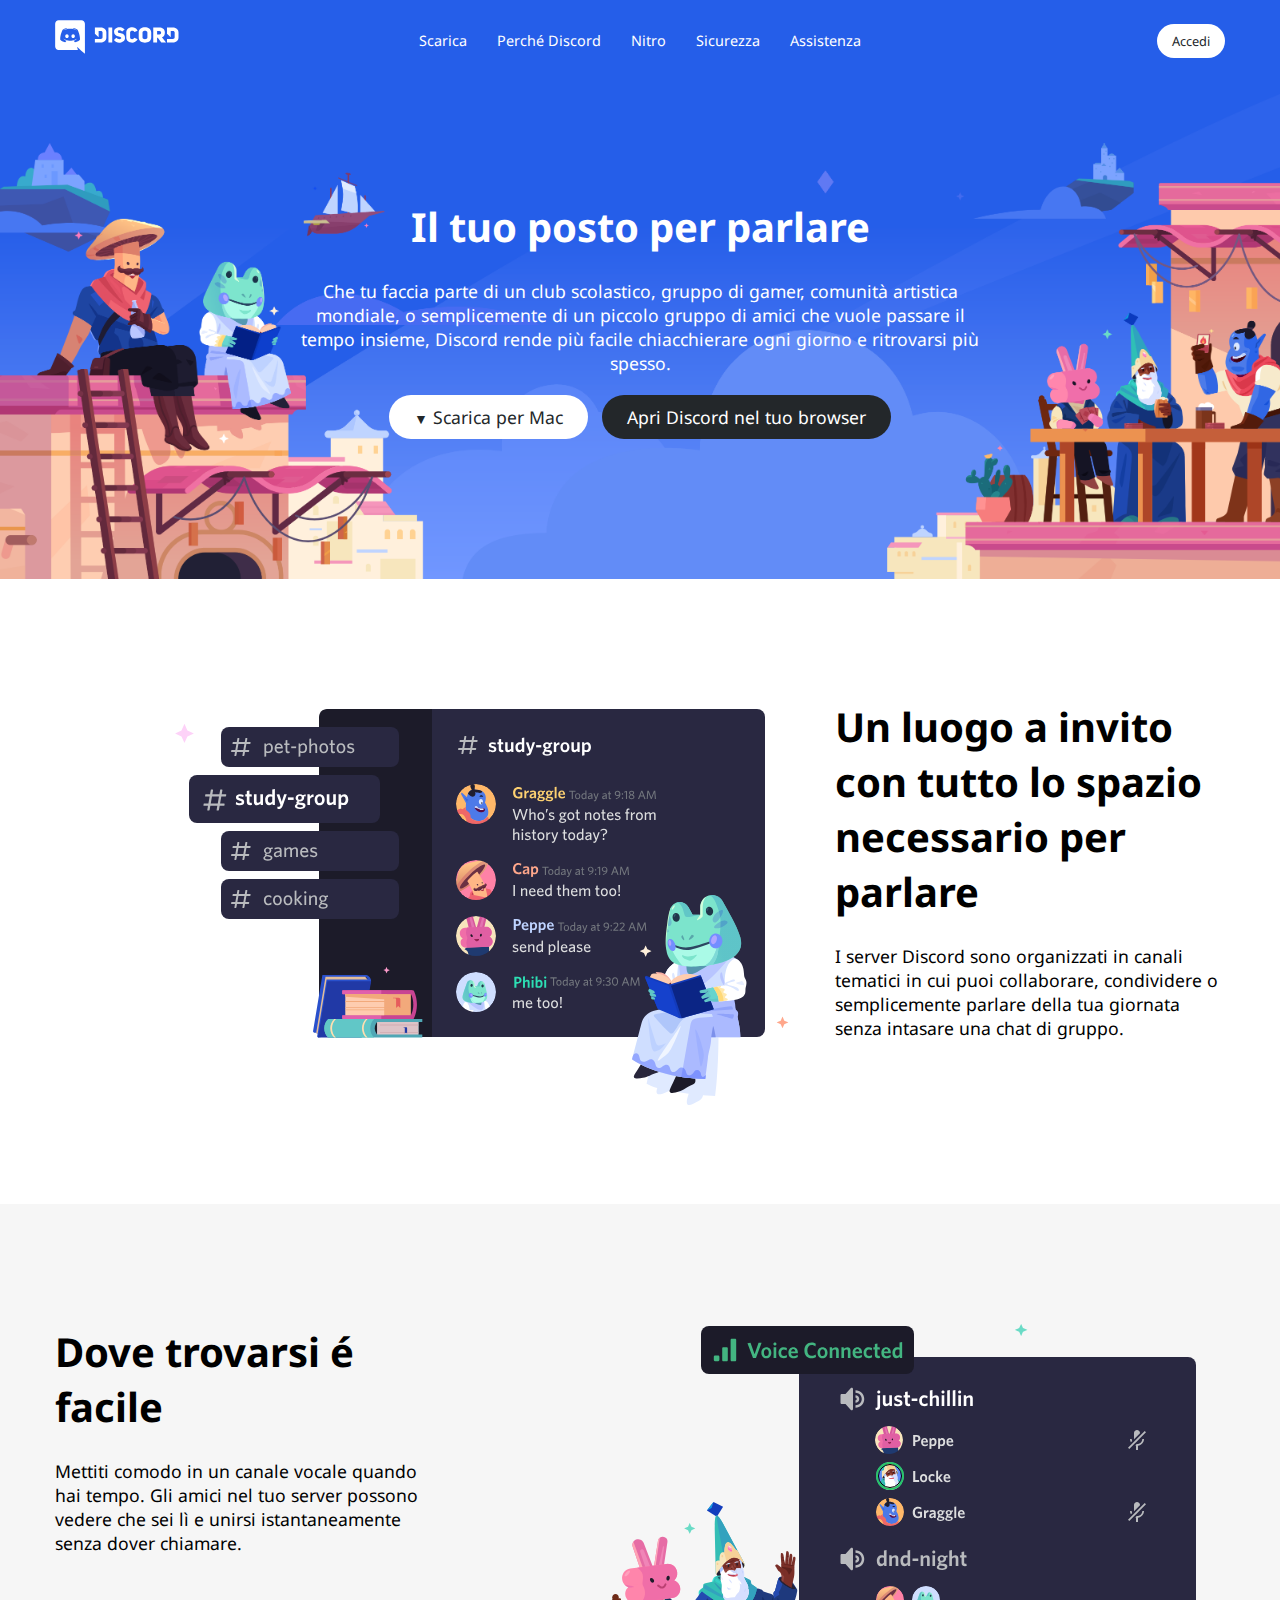
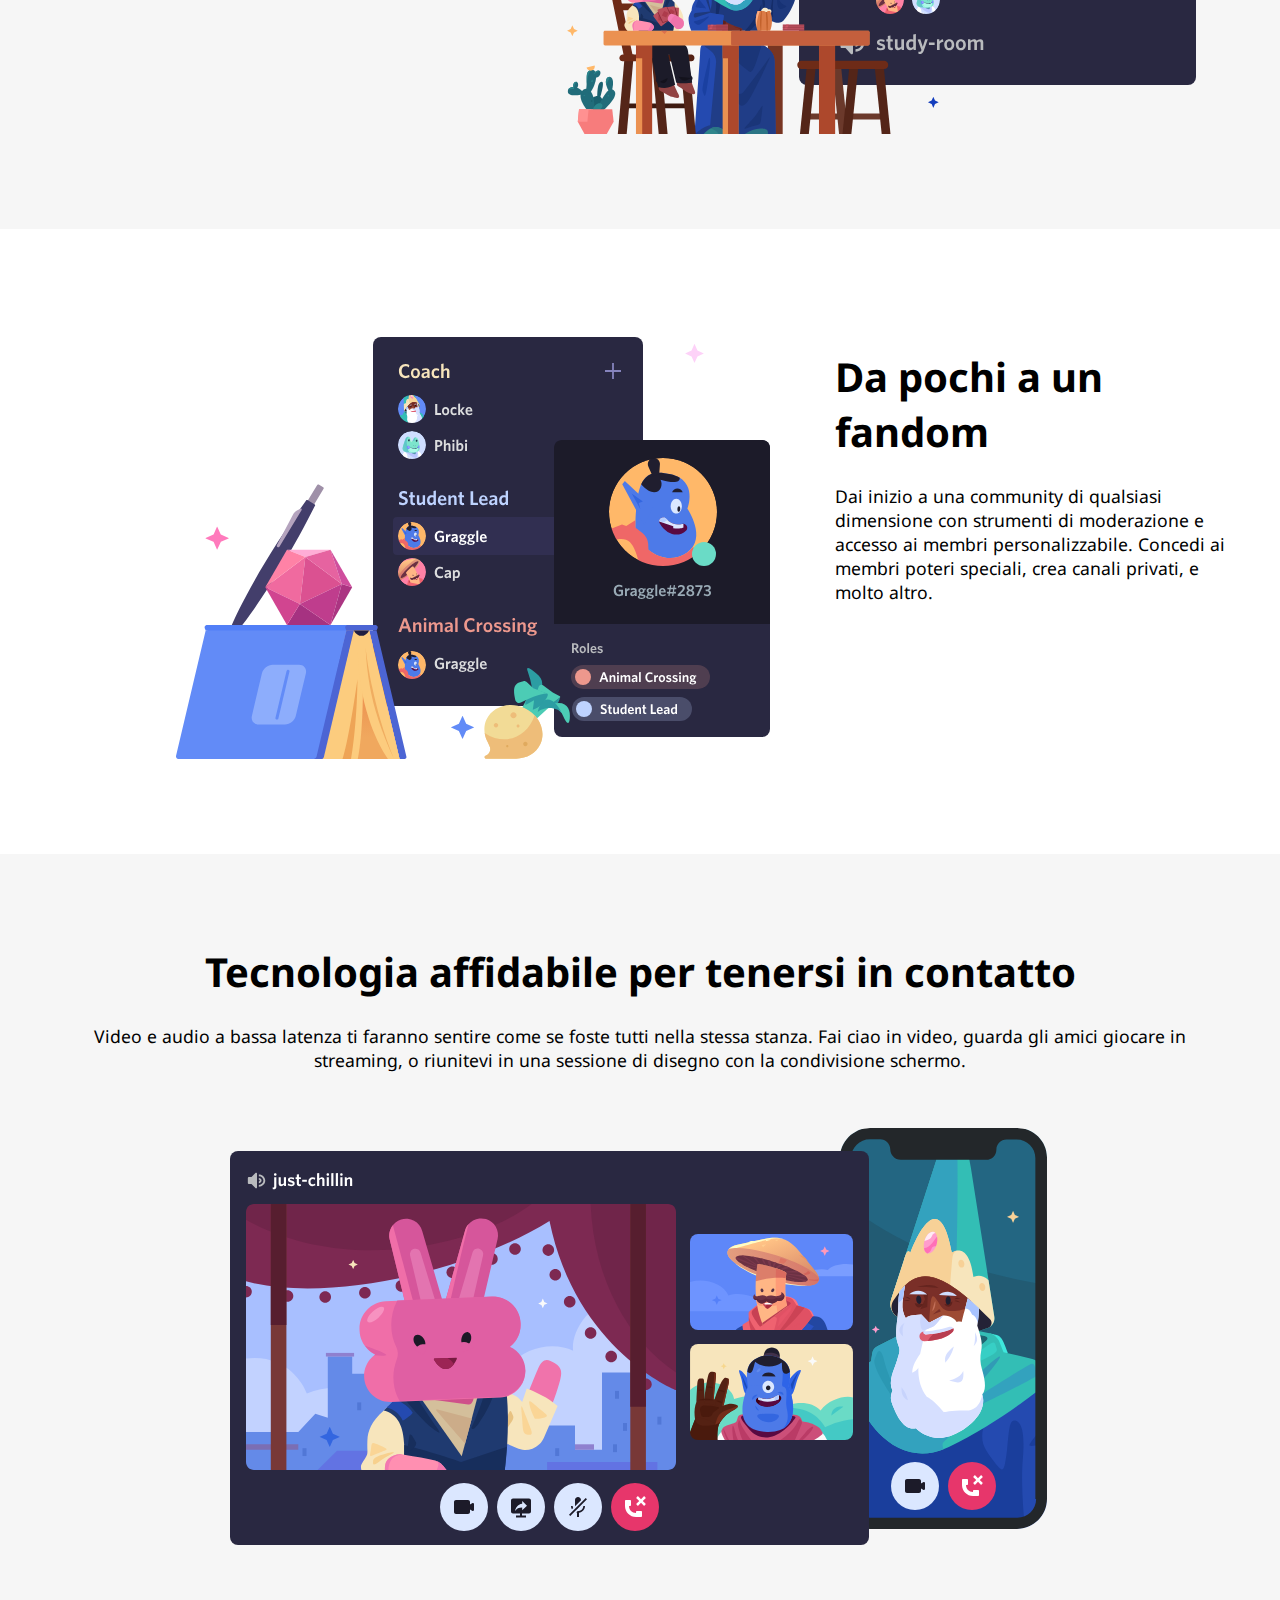
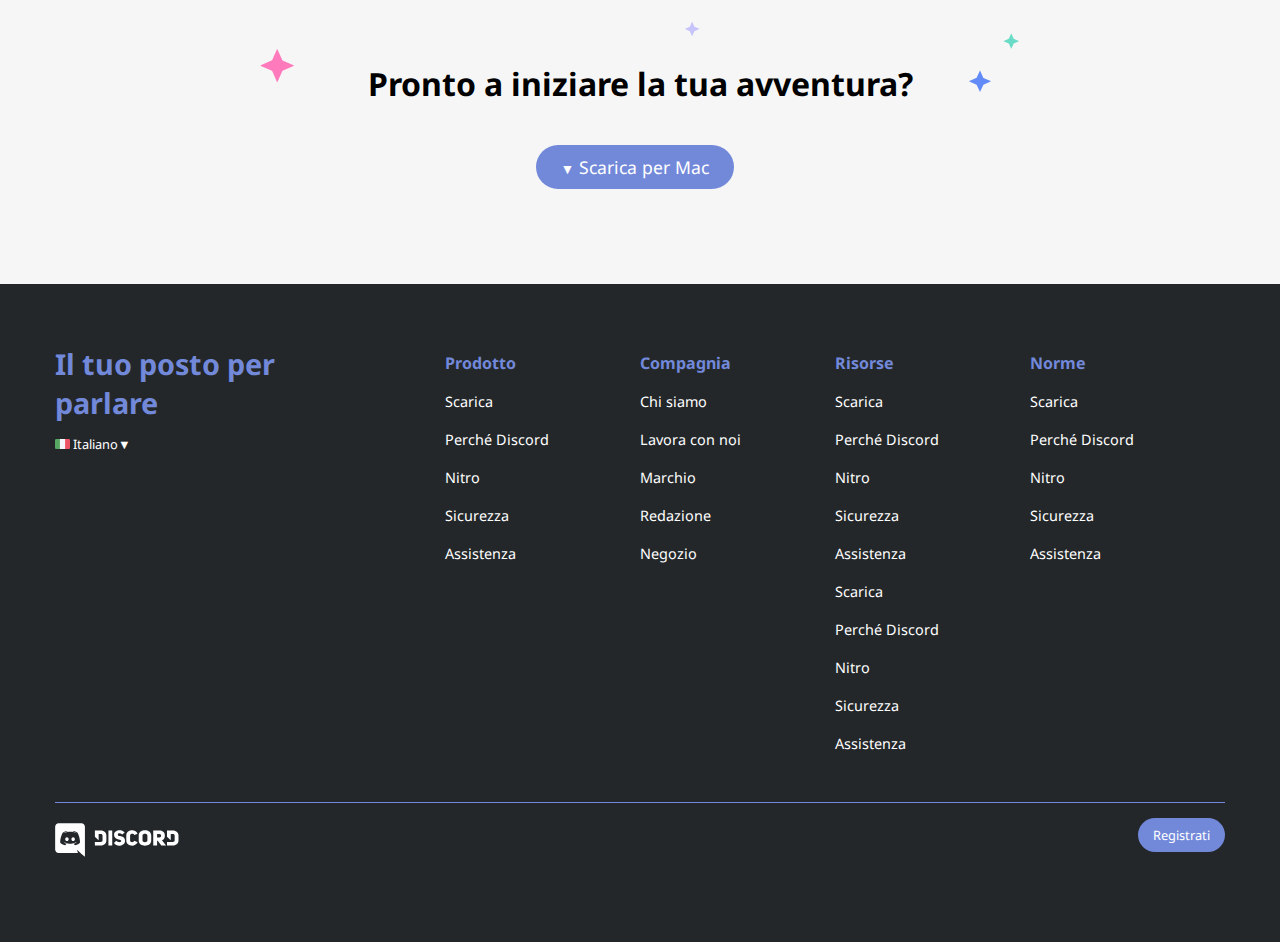
<file: index.html>
<!DOCTYPE html>
<html lang="en">
<head>
    <meta charset="UTF-8">
    <meta http-equiv="X-UA-Compatible" content="IE=edge">
    <meta name="viewport" content="width=device-width, initial-scale=1.0">

    <!-- Google Fonts -->
    <link rel="preconnect" href="https://fonts.googleapis.com">
    <link rel="preconnect" href="https://fonts.gstatic.com" crossorigin>
    <link href="https://fonts.googleapis.com/css2?family=Noto+Sans:wght@400;500;700&display=swap" rel="stylesheet">

    <!-- Font Awesome -->
     <link rel="stylesheet" href="https://cdnjs.cloudflare.com/ajax/libs/font-awesome/6.2.1/css/all.min.css" integrity="sha512-MV7K8+y+gLIBoVD59lQIYicR65iaqukzvf/nwasF0nqhPay5w/9lJmVM2hMDcnK1OnMGCdVK+iQrJ7lzPJQd1w==" crossorigin="anonymous" referrerpolicy="no-referrer" />

    <link rel="stylesheet" href="css/master.css">

    <title>Discord</title>
</head>
    <body>
        
        <!-- HEADER -->
        <header>
            <!-- Navbar -->
            <div class="navbar">
                <div class="row">
                    <div class="logo">
                        <img src="./img/logo.svg" alt="Discord Logo">
                    </div>
                    <nav class="navbar-nav">
                        <ul>
                            <li><a href="#">Scarica</a></li>
                            <li><a href="#">Perché Discord</a></li>
                            <li><a href="#">Nitro</a></li>
                            <li><a href="#">Sicurezza</a></li>
                            <li><a href="#">Assistenza</a></li>
                        </ul>
                    </nav>

                    <div class="login">
                        <a href="#" class="btn btn-light">Accedi</a>
                    </div>
                </div>
            </div>
            <!-- End Navbar -->

            <!-- JUMBOTRON -->
            <div class="jumbotron" id="hero-section">
                <div class="row v-spacing">
                    <div class="jumbotron-container">
                        <h1 class="heading-1 text-light">Il tuo posto per parlare</h1>
                        <p class="text-light">Che tu faccia parte di un club scolastico, gruppo di gamer, comunità artistica mondiale, o semplicemente di un piccolo gruppo di amici che vuole passare il tempo insieme, Discord rende più facile chiacchierare ogni giorno e ritrovarsi più spesso.</p>
                        <div class="jumbotron-cta">
                            <a href="#" class="btn btn-lg btn-light margin-dx-2 icn-down-arrow">Scarica per Mac</a>
                            <a href="#" class="btn btn-lg btn-dark">Apri Discord nel tuo browser</a>
                        </div>
                    </div>
                </div>
            </div>
            <!-- End JUMBOTRON -->
        </header>
        <!-- END HEADER -->
            
        <!-- MAIN -->
        <main>

            <!-- SECTION #1 -->
            <section>
                <div class="row v-spacing">
                    <div class="col-4x text-right">
                        <img src="./img/item1.svg"  alt="Discord GUI" >
                    </div>
                    <div class="col-2x col-fix">
                        <h2 class="heading-1">Un luogo a invito con tutto lo spazio necessario per parlare</h2>
                        <p>I server Discord sono organizzati in canali tematici in cui puoi collaborare, condividere o semplicemente parlare della tua giornata senza intasare una chat di gruppo.</p>
                    </div>
                </div>
            </section>
            <!-- End SECTION #1 -->

            <!-- SECTION #2 -->
            <section class="bg-grey">
                <div class="row v-spacing">
                    <div class="col-2x col-fix">
                        <h2 class="heading-1">Dove trovarsi é facile</h2>
                        <p>Mettiti comodo in un canale vocale quando hai tempo. Gli amici nel tuo server possono vedere che sei lì e unirsi istantaneamente senza dover chiamare.</p>
                    </div>
                    <div class="col-4x text-right">
                        <img src="./img/item2.svg"  alt="Discord GUI">
                    </div>
                </div>
            </section>
            <!-- End SECTION #2 -->

             <!-- SECTION #3 -->
             <section>
                <div class="row v-spacing">
                    <div class="col-4x text-right">
                        <img src="./img/item3.svg"  alt="Discord GUI" >
                    </div>
                    <div class="col-2x col-fix">
                        <h2 class="heading-1">Da pochi a un fandom</h2>
                        <p>Dai inizio a una community di qualsiasi dimensione con strumenti di moderazione e accesso ai membri personalizzabile. Concedi ai membri poteri speciali, crea canali privati, e molto altro.</p>
                    </div>
                </div>
            </section>
            <!-- End SECTION #3 -->

             <!-- SECTION #4 -->
             <section class="bg-grey">
                <div class="block-row v-spacing">
                    <div class="block-container text-center">
                        <h2 class="heading-1">Tecnologia affidabile per tenersi in contatto</h2>
                        <p>Video e audio a bassa latenza ti faranno sentire come se foste tutti nella stessa stanza. Fai ciao in video, guarda gli amici giocare in streaming, o riunitevi in una sessione di disegno con la condivisione schermo.</p>
                        <img src="./img/item4-big.svg" alt="Item Big">
                        <div class="section-cta margin-y-3">
                            <div id="starred-bg">
                                <h3 class="heading-2">Pronto a iniziare la tua avventura?</h3>
                            </div>
                            <a href="#" class="btn btn-lg btn-blue margin-dx-2 icn-down-arrow">Scarica per Mac</a>
                        </div>
                    </div>
                </div>
            </section>
            <!-- End SECTION #4 -->

        </main>
        <!-- END MAIN -->

        <footer class="bg-dark">

            <!-- FOOTER MENU -->
            <div class="footer-menu">
                <div class="row">
                    <div class="col-2x padding-dx-max">
                        <h2 class="footer-title text-blue">Il tuo posto per parlare</h2>
                        <div class="lang-selection margin-y-2">
                            <a href="#" class="lang-dropdown"><img src="./img/ita.png" alt="Italiano" class="flag"> Italiano</a>
                        </div>
                        <div class="social-icons">
                            <a href=""><i class="fa-brands fa-twitter"></i></a>
                            <a href=""><i class="fa-brands fa-instagram"></i></a>
                            <a href=""><i class="fa-brands fa-square-facebook"></i></a>
                            <a href=""><i class="fa-brands fa-youtube"></i></a>
                        </div>
                    </div>
                    <nav class="col-1x footer-nav">
                        <ul>
                            <li class="footer-nav-title text-blue">Prodotto</li>
                            <li class="footer-nav-a"><a href="#">Scarica</a></li>
                            <li class="footer-nav-a"><a href="#">Perché Discord</a></li>
                            <li class="footer-nav-a"><a href="#">Nitro</a></li>
                            <li class="footer-nav-a"><a href="#">Sicurezza</a></li>
                            <li class="footer-nav-a"><a href="#">Assistenza</a></li>
                        </ul>
                    </nav>
                    <nav class="col-1x footer-nav">
                        <ul>
                            <li class="footer-nav-title text-blue">Compagnia</li>
                            <li class="footer-nav-a"><a href="#">Chi siamo</a></li>
                            <li class="footer-nav-a"><a href="#">Lavora con noi</a></li>
                            <li class="footer-nav-a"><a href="#">Marchio</a></li>
                            <li class="footer-nav-a"><a href="#">Redazione</a></li>
                            <li class="footer-nav-a"><a href="#">Negozio</a></li>
                        </ul>
                    </nav>
                    <nav class="col-1x footer-nav">
                        <ul>
                            <li class="footer-nav-title text-blue">Risorse</li>
                            <li class="footer-nav-a"><a href="#">Scarica</a></li>
                            <li class="footer-nav-a"><a href="#">Perché Discord</a></li>
                            <li class="footer-nav-a"><a href="#">Nitro</a></li>
                            <li class="footer-nav-a"><a href="#">Sicurezza</a></li>
                            <li class="footer-nav-a"><a href="#">Assistenza</a></li>
                            <li class="footer-nav-a"><a href="#">Scarica</a></li>
                            <li class="footer-nav-a"><a href="#">Perché Discord</a></li>
                            <li class="footer-nav-a"><a href="#">Nitro</a></li>
                            <li class="footer-nav-a"><a href="#">Sicurezza</a></li>
                            <li class="footer-nav-a"><a href="#">Assistenza</a></li>
                        </ul>
                    </nav>
                    <nav class="col-1x footer-nav">
                        <ul>
                            <li class="footer-nav-title text-blue">Norme</li>
                            <li class="footer-nav-a"><a href="#">Scarica</a></li>
                            <li class="footer-nav-a"><a href="#">Perché Discord</a></li>
                            <li class="footer-nav-a"><a href="#">Nitro</a></li>
                            <li class="footer-nav-a"><a href="#">Sicurezza</a></li>
                            <li class="footer-nav-a"><a href="#">Assistenza</a></li>
                        </ul>
                    </nav>
                </div>
            </div>
            <!-- End FOOTER MENU -->

            <!-- BOTTOM SECTION -->
            <div class="footer-bottom">
                <div class="row">
                    <div class="col-1x">
                        <img src="./img/logo.svg" alt="Discord Logo">
                    </div>
                    <div class="col-1x text-right">
                        <a href="#" class="btn btn-blue">Registrati</a>
                    </div>
                </div>
            </div>
            <!-- End BOTTOM SECTION -->
            
        </footer>

    </body>
</html>
</file>
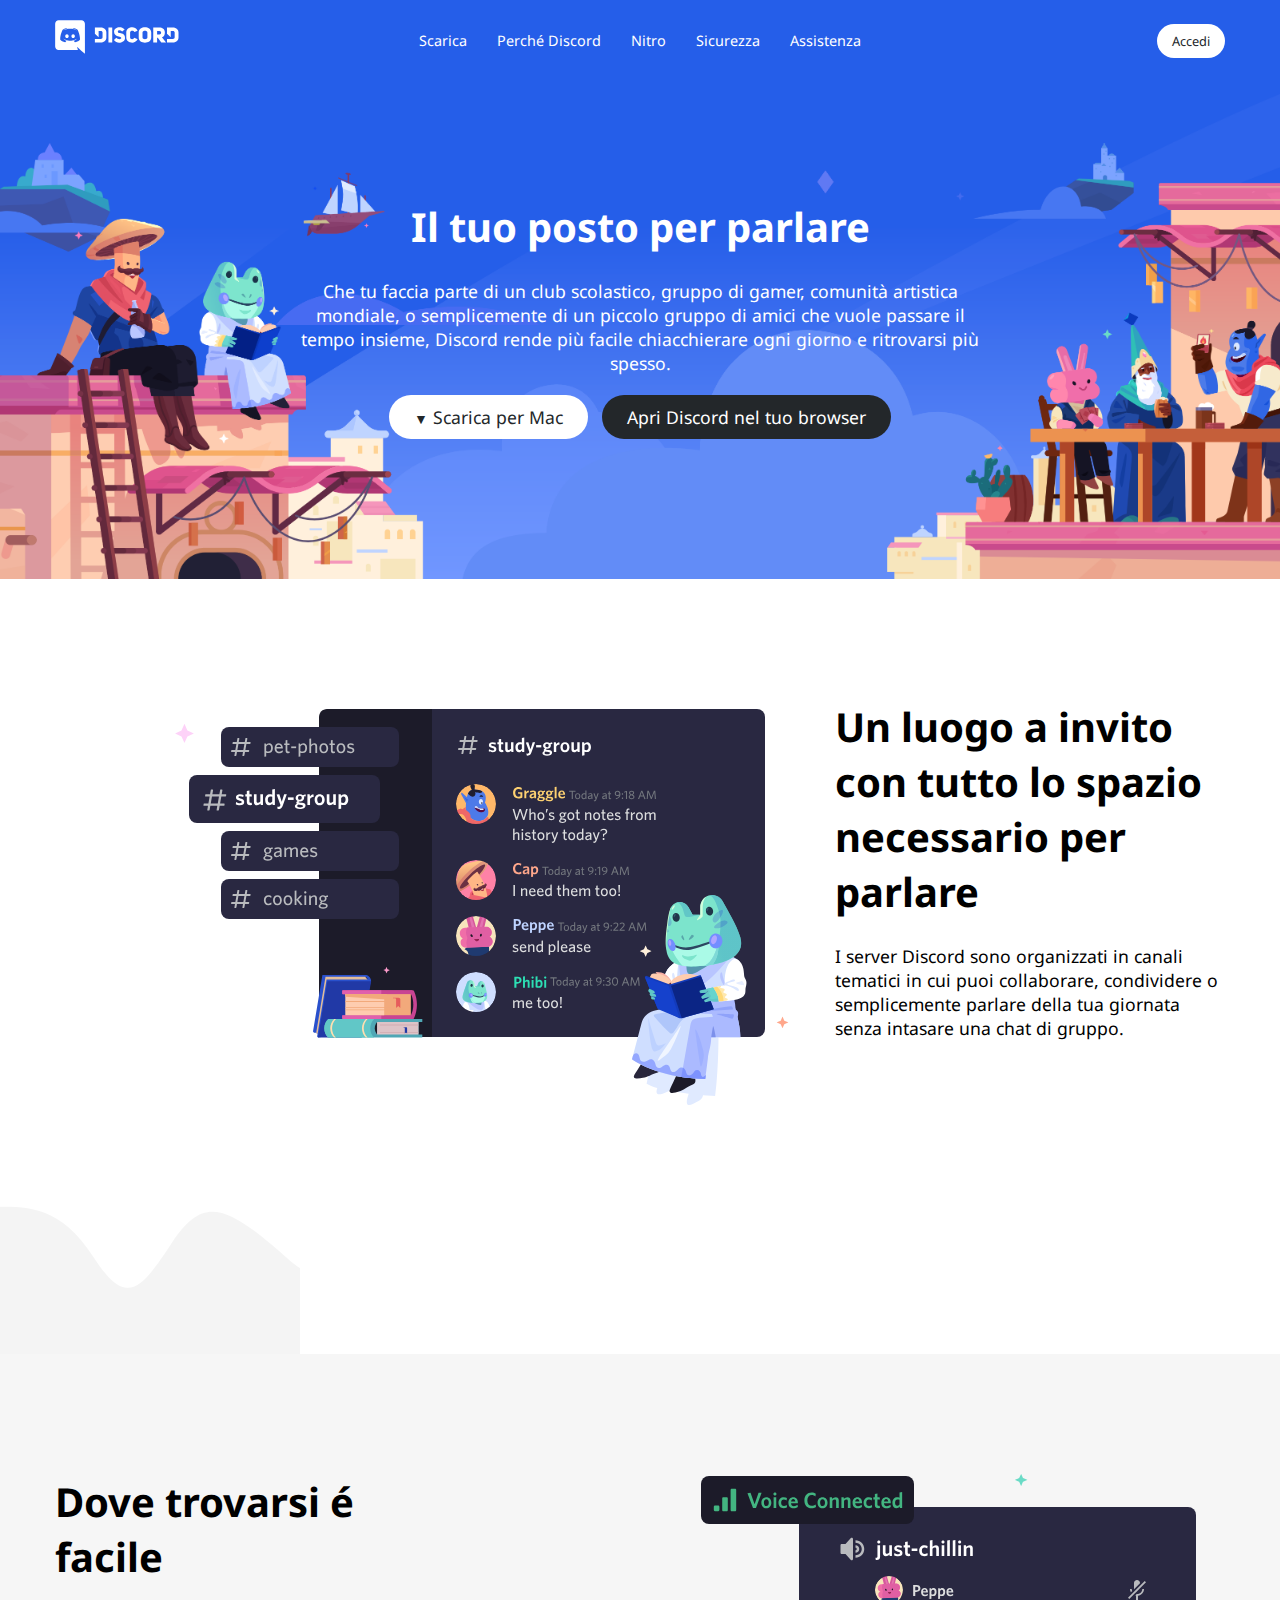
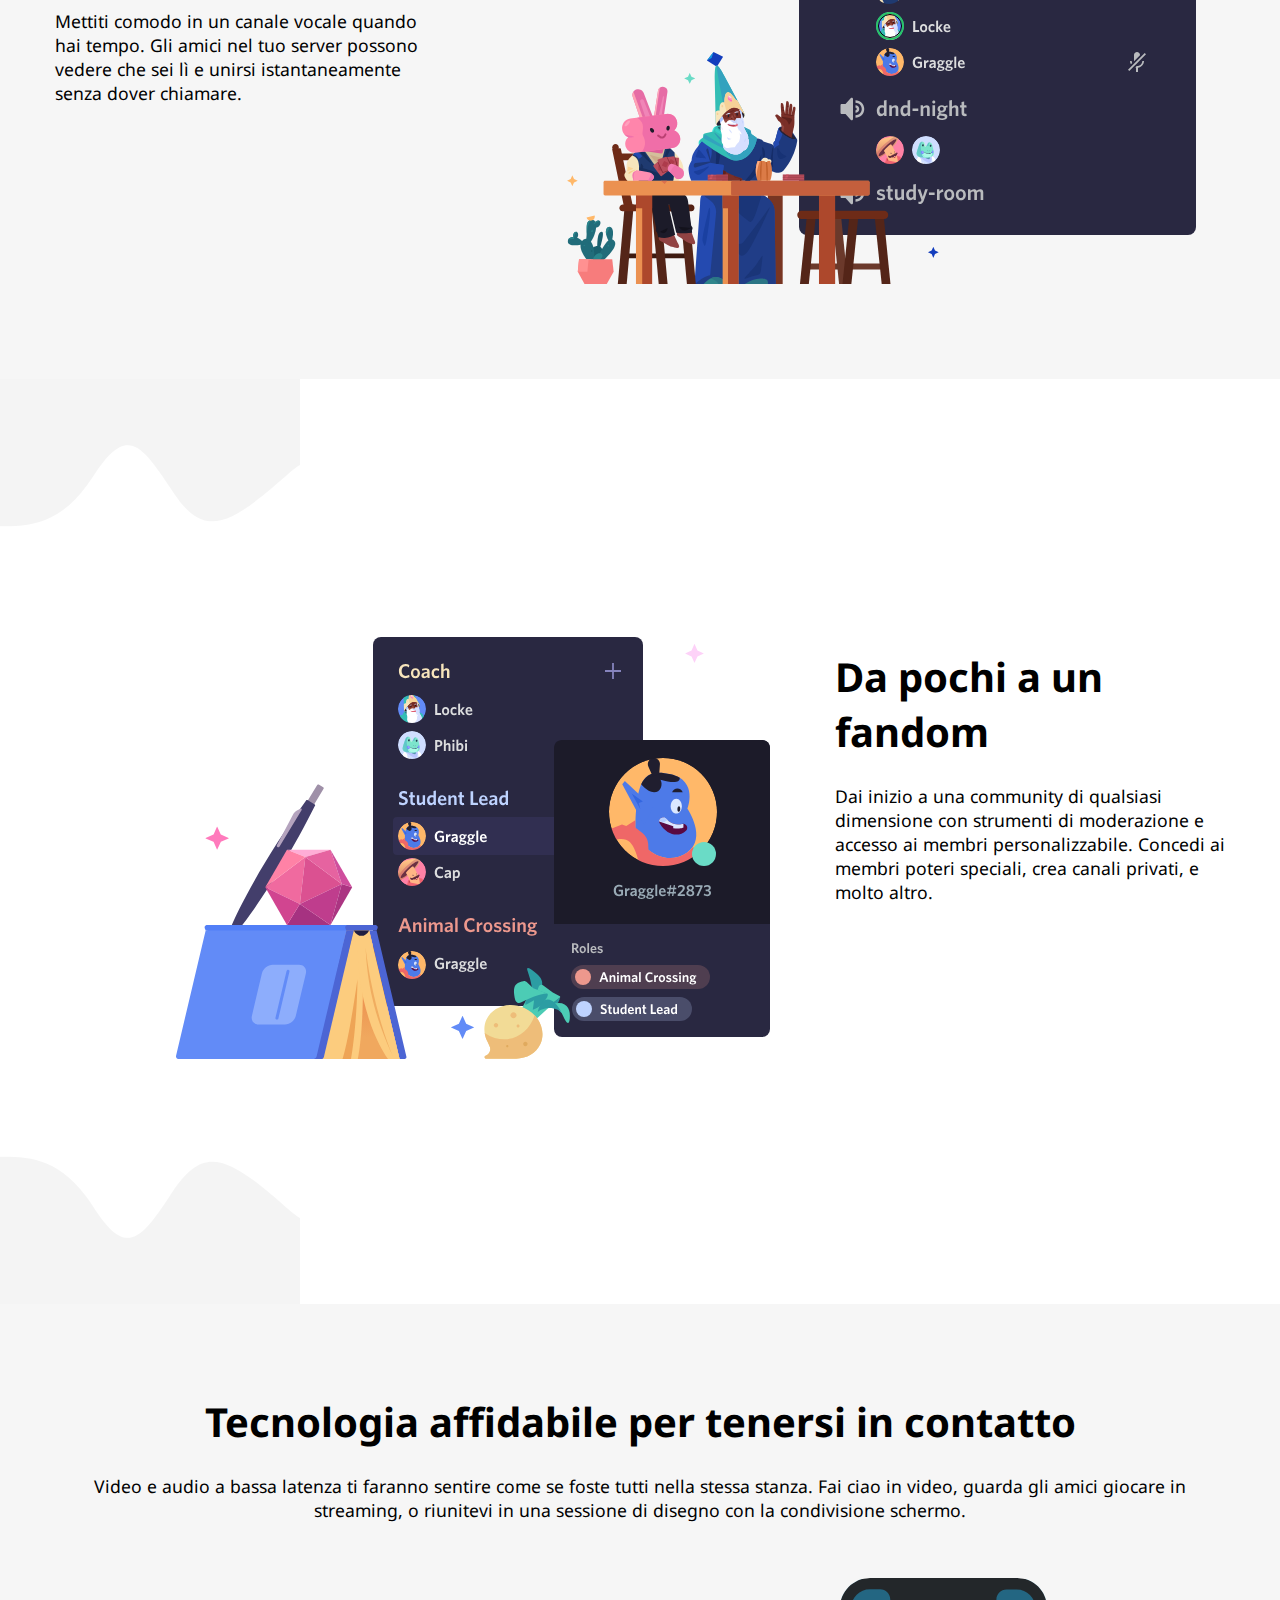
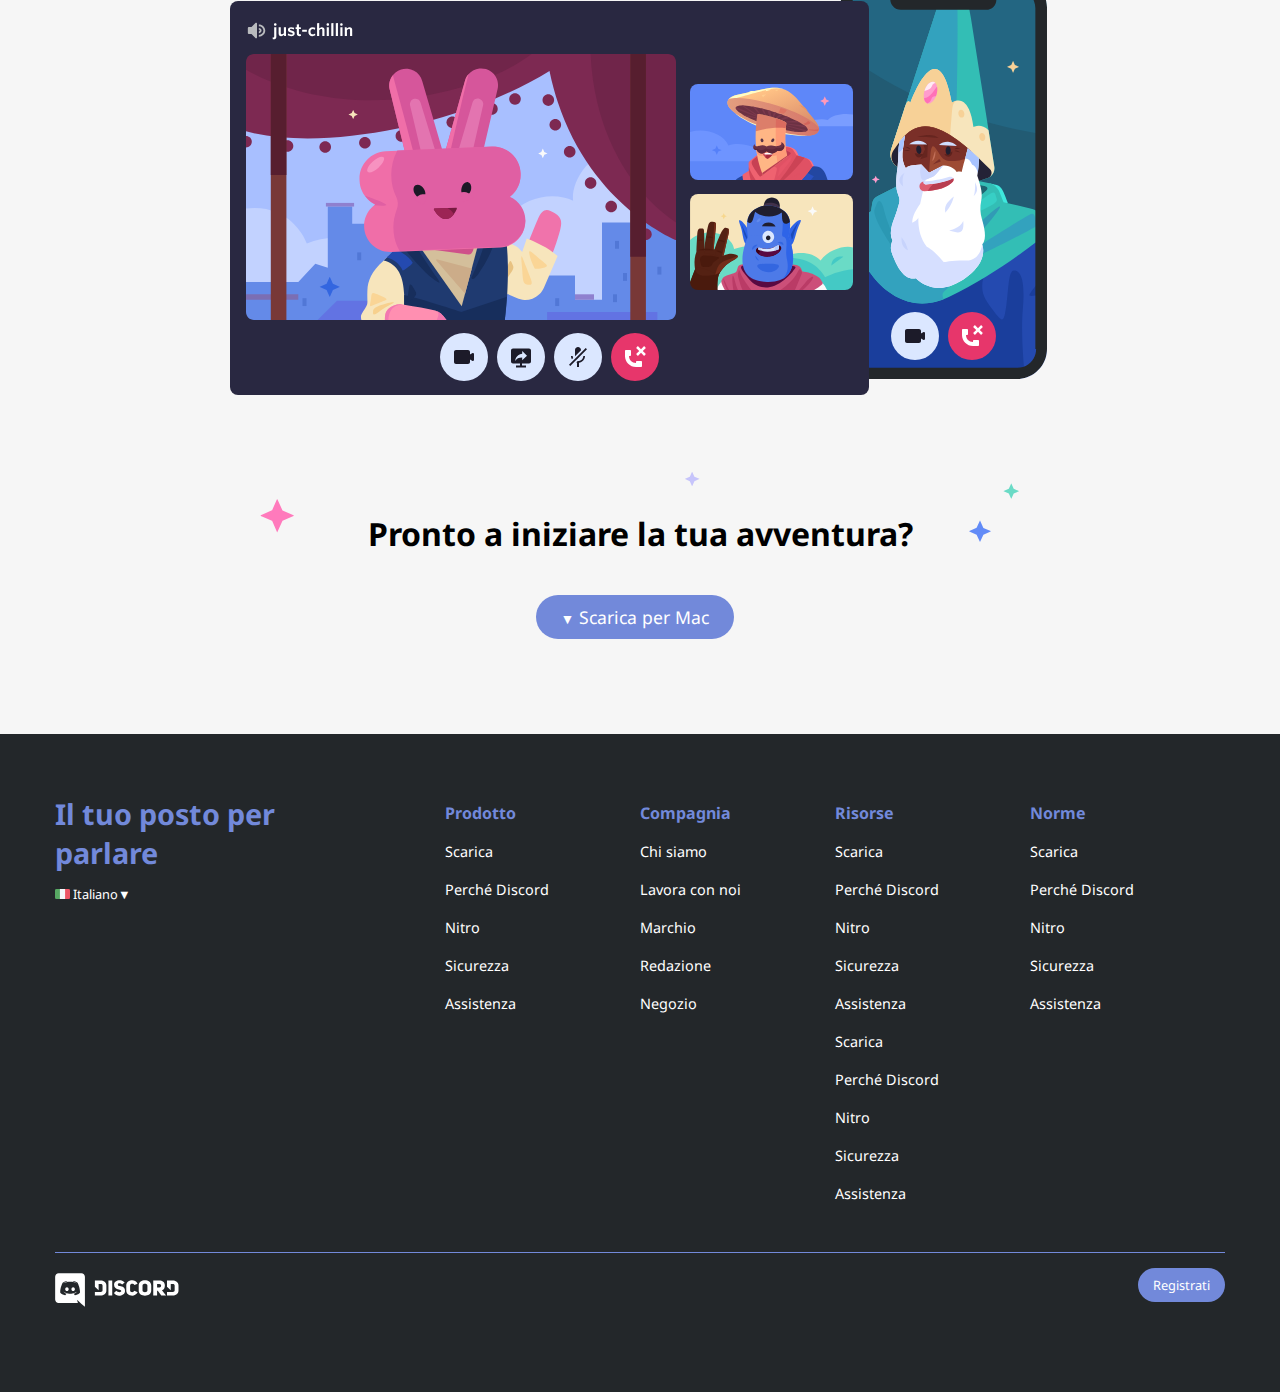
<file: bonus/index.html>
<!DOCTYPE html>
<html lang="en">
<head>
    <meta charset="UTF-8">
    <meta http-equiv="X-UA-Compatible" content="IE=edge">
    <meta name="viewport" content="width=device-width, initial-scale=1.0">

    <!-- Google Fonts -->
    <link rel="preconnect" href="https://fonts.googleapis.com">
    <link rel="preconnect" href="https://fonts.gstatic.com" crossorigin>
    <link href="https://fonts.googleapis.com/css2?family=Noto+Sans:wght@400;500;700&display=swap" rel="stylesheet">

    <!-- Favicon -->
    <link rel="icon" type="image/x-icon" href="favicon.ico">

    <!-- Font Awesome -->
     <link rel="stylesheet" href="https://cdnjs.cloudflare.com/ajax/libs/font-awesome/6.2.1/css/all.min.css" integrity="sha512-MV7K8+y+gLIBoVD59lQIYicR65iaqukzvf/nwasF0nqhPay5w/9lJmVM2hMDcnK1OnMGCdVK+iQrJ7lzPJQd1w==" crossorigin="anonymous" referrerpolicy="no-referrer" />

    <link rel="stylesheet" href="css/master.css">

    <title>Discord</title>
</head>
    <body>
        
        <!-- HEADER -->
        <header>
            <!-- Navbar -->
            <div class="navbar">
                <div class="row">
                    <div class="logo">
                        <a href="index.html"><img src="./img/logo.svg" alt="Discord Logo"></a>
                    </div>
                    <nav class="navbar-nav">
                        <ul>
                            <li><a href="download.html">Scarica</a></li>
                            <li><a href="download.html">Perché Discord</a></li>
                            <li><a href="download.html">Nitro</a></li>
                            <li><a href="download.html">Sicurezza</a></li>
                            <li><a href="download.html">Assistenza</a></li>
                        </ul>
                    </nav>

                    <div class="login">
                        <a href="#" class="btn btn-light">Accedi</a>
                    </div>
                </div>
            </div>
            <!-- End Navbar -->

            <!-- JUMBOTRON -->
            <div class="jumbotron" id="hero-section">
                <div class="row v-spacing">
                    <div class="jumbotron-container">
                        <h1 class="heading-1 text-light">Il tuo posto per parlare</h1>
                        <p class="text-light">Che tu faccia parte di un club scolastico, gruppo di gamer, comunità artistica mondiale, o semplicemente di un piccolo gruppo di amici che vuole passare il tempo insieme, Discord rende più facile chiacchierare ogni giorno e ritrovarsi più spesso.</p>
                        <div class="jumbotron-cta">
                            <a href="download.html" class="btn btn-lg btn-light margin-dx-2 icn-down-arrow">Scarica per Mac</a>
                            <a href="download.html" class="btn btn-lg btn-dark">Apri Discord nel tuo browser</a>
                        </div>
                    </div>
                </div>
            </div>
            <!-- End JUMBOTRON -->
        </header>
        <!-- END HEADER -->
            
        <!-- MAIN -->
        <main>

            <!-- SECTION #1 -->
            <section>
                <div class="row v-spacing">
                    <div class="col-4x text-right">
                        <img src="./img/item1.svg"  alt="Discord GUI" >
                    </div>
                    <div class="col-2x col-fix">
                        <h2 class="heading-1">Un luogo a invito con tutto lo spazio necessario per parlare</h2>
                        <p>I server Discord sono organizzati in canali tematici in cui puoi collaborare, condividere o semplicemente parlare della tua giornata senza intasare una chat di gruppo.</p>
                    </div>
                </div>
                <img src="./img/wave.svg" class="wave-top" alt="">
            </section>
            <!-- End SECTION #1 -->

            <!-- SECTION #2 -->
            <section class="bg-grey">
                <div class="row v-spacing">
                    <div class="col-2x col-fix">
                        <h2 class="heading-1">Dove trovarsi é facile</h2>
                        <p>Mettiti comodo in un canale vocale quando hai tempo. Gli amici nel tuo server possono vedere che sei lì e unirsi istantaneamente senza dover chiamare.</p>
                    </div>
                    <div class="col-4x text-right">
                        <img src="./img/item2.svg"  alt="Discord GUI">
                    </div>
                </div>
            </section>
            <!-- End SECTION #2 -->

             <!-- SECTION #3 -->
             <section>
                <img src="./img/wave.svg" class="wave-flip" alt="">
                <div class="row v-spacing">
                    <div class="col-4x text-right">
                        <img src="./img/item3.svg"  alt="Discord GUI" >
                    </div>
                    <div class="col-2x col-fix">
                        <h2 class="heading-1">Da pochi a un fandom</h2>
                        <p>Dai inizio a una community di qualsiasi dimensione con strumenti di moderazione e accesso ai membri personalizzabile. Concedi ai membri poteri speciali, crea canali privati, e molto altro.</p>
                    </div>
                </div>
                <img src="./img/wave.svg" class="wave-top" alt="">
            </section>
            <!-- End SECTION #3 -->

             <!-- SECTION #4 -->
             <section class="bg-grey">
                <div class="block-row v-spacing">
                    <div class="block-container text-center">
                        <h2 class="heading-1">Tecnologia affidabile per tenersi in contatto</h2>
                        <p>Video e audio a bassa latenza ti faranno sentire come se foste tutti nella stessa stanza. Fai ciao in video, guarda gli amici giocare in streaming, o riunitevi in una sessione di disegno con la condivisione schermo.</p>
                        <img src="./img/item4-big.svg" alt="Item Big">
                        <div class="section-cta margin-y-3">
                            <div id="starred-bg">
                                <h3 class="heading-2">Pronto a iniziare la tua avventura?</h3>
                            </div>
                            <a href="download.html" class="btn btn-lg btn-blue margin-dx-2 icn-down-arrow">Scarica per Mac</a>
                        </div>
                    </div>
                </div>
            </section>
            <!-- End SECTION #4 -->

        </main>
        <!-- END MAIN -->

        <footer class="bg-dark">

            <!-- FOOTER MENU -->
            <div class="footer-menu">
                <div class="row">
                    <div class="col-2x padding-dx-max">
                        <h2 class="footer-title text-blue">Il tuo posto per parlare</h2>
                        <div class="lang-selection margin-y-2">
                            <a href="#" class="lang-dropdown"><img src="./img/ita.png" alt="Italiano" class="flag"> Italiano</a>
                        </div>
                        <div class="social-icons">
                            <a href=""><i class="fa-brands fa-twitter"></i></a>
                            <a href=""><i class="fa-brands fa-instagram"></i></a>
                            <a href=""><i class="fa-brands fa-square-facebook"></i></a>
                            <a href=""><i class="fa-brands fa-youtube"></i></a>
                        </div>
                    </div>
                    <nav class="col-1x footer-nav">
                        <ul>
                            <li class="footer-nav-title text-blue">Prodotto</li>
                            <li class="footer-nav-a"><a href="download.html">Scarica</a></li>
                            <li class="footer-nav-a"><a href="download.html">Perché Discord</a></li>
                            <li class="footer-nav-a"><a href="download.html">Nitro</a></li>
                            <li class="footer-nav-a"><a href="download.html">Sicurezza</a></li>
                            <li class="footer-nav-a"><a href="download.html">Assistenza</a></li>
                        </ul>
                    </nav>
                    <nav class="col-1x footer-nav">
                        <ul>
                            <li class="footer-nav-title text-blue">Compagnia</li>
                            <li class="footer-nav-a"><a href="download.html">Chi siamo</a></li>
                            <li class="footer-nav-a"><a href="download.html">Lavora con noi</a></li>
                            <li class="footer-nav-a"><a href="download.html">Marchio</a></li>
                            <li class="footer-nav-a"><a href="download.html">Redazione</a></li>
                            <li class="footer-nav-a"><a href="download.html">Negozio</a></li>
                        </ul>
                    </nav>
                    <nav class="col-1x footer-nav">
                        <ul>
                            <li class="footer-nav-title text-blue">Risorse</li>
                            <li class="footer-nav-a"><a href="download.html">Scarica</a></li>
                            <li class="footer-nav-a"><a href="download.html">Perché Discord</a></li>
                            <li class="footer-nav-a"><a href="download.html">Nitro</a></li>
                            <li class="footer-nav-a"><a href="download.html">Sicurezza</a></li>
                            <li class="footer-nav-a"><a href="download.html">Assistenza</a></li>
                            <li class="footer-nav-a"><a href="download.html">Scarica</a></li>
                            <li class="footer-nav-a"><a href="download.html">Perché Discord</a></li>
                            <li class="footer-nav-a"><a href="download.html">Nitro</a></li>
                            <li class="footer-nav-a"><a href="download.html">Sicurezza</a></li>
                            <li class="footer-nav-a"><a href="download.html">Assistenza</a></li>
                        </ul>
                    </nav>
                    <nav class="col-1x footer-nav">
                        <ul>
                            <li class="footer-nav-title text-blue">Norme</li>
                            <li class="footer-nav-a"><a href="download.html">Scarica</a></li>
                            <li class="footer-nav-a"><a href="download.html">Perché Discord</a></li>
                            <li class="footer-nav-a"><a href="download.html">Nitro</a></li>
                            <li class="footer-nav-a"><a href="download.html">Sicurezza</a></li>
                            <li class="footer-nav-a"><a href="download.html">Assistenza</a></li>
                        </ul>
                    </nav>
                </div>
            </div>
            <!-- End FOOTER MENU -->

            <!-- BOTTOM SECTION -->
            <div class="footer-bottom">
                <div class="row">
                    <div class="col-1x">
                        <a href="index.html"><img src="./img/logo.svg" alt="Discord Logo"></a>
                    </div>
                    <div class="col-1x text-right">
                        <a href="download.html" class="btn btn-blue">Registrati</a>
                    </div>
                </div>
            </div>
            <!-- End BOTTOM SECTION -->
            
        </footer>

    </body>
</html>
</file>
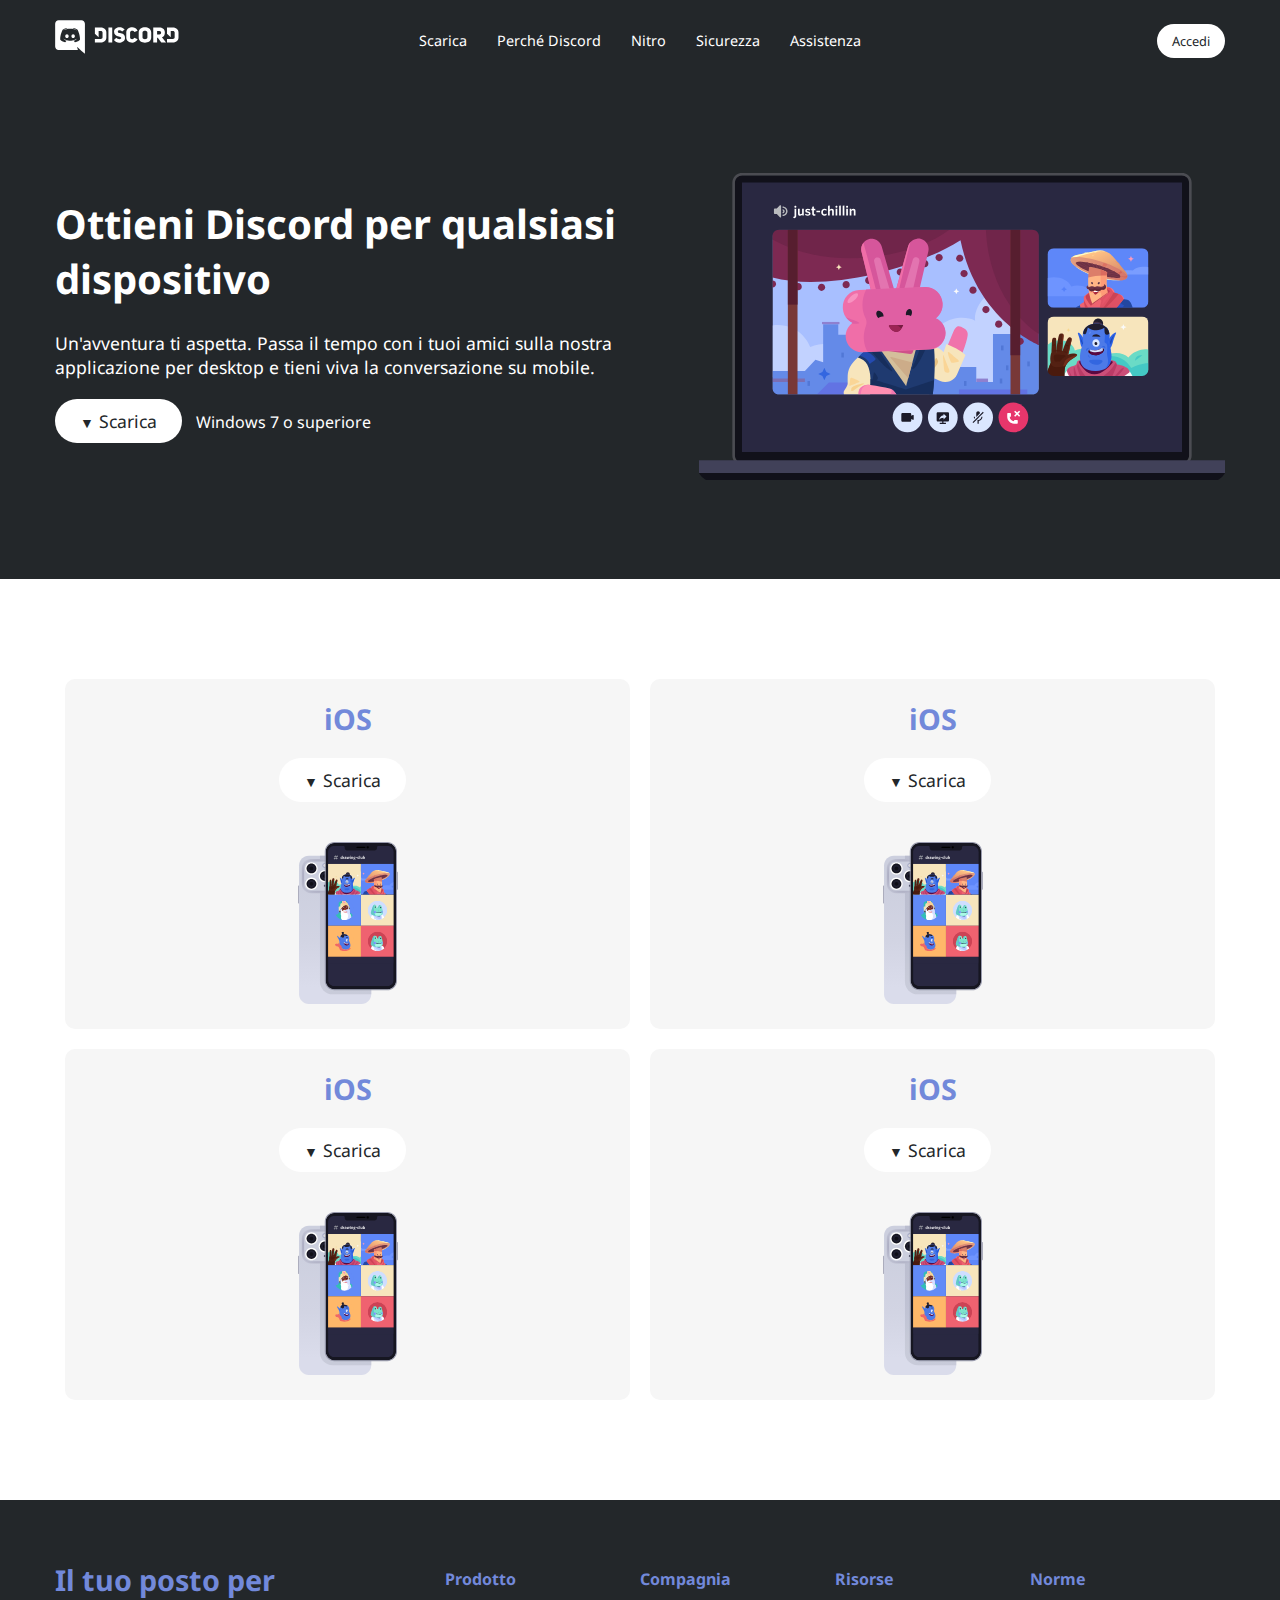
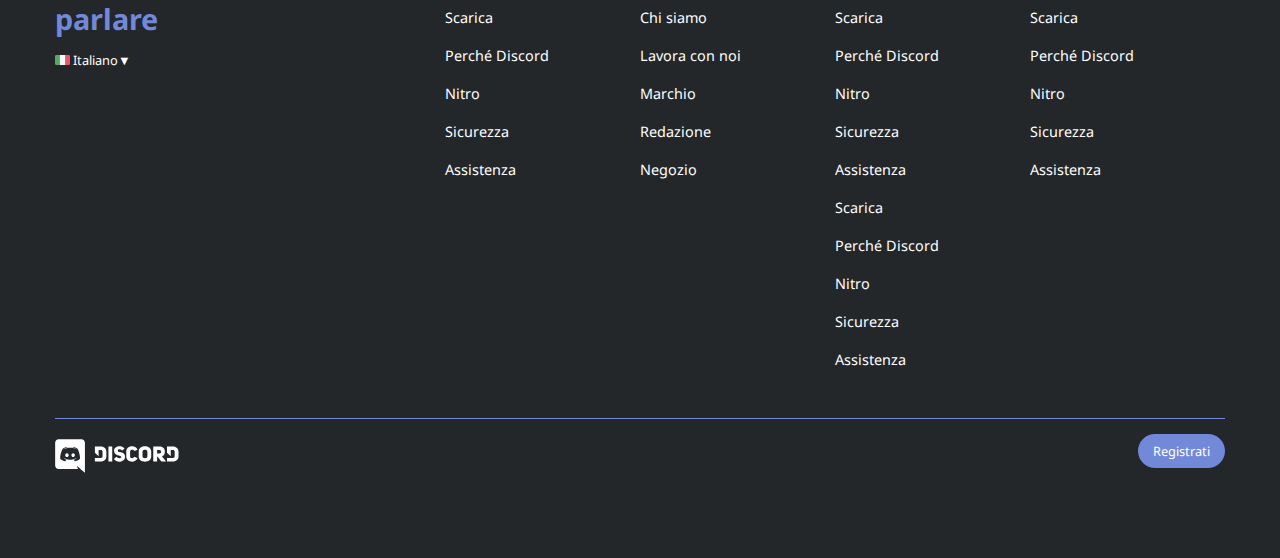
<file: bonus/download.html>
<!DOCTYPE html>
<html lang="en">
<head>
    <meta charset="UTF-8">
    <meta http-equiv="X-UA-Compatible" content="IE=edge">
    <meta name="viewport" content="width=device-width, initial-scale=1.0">

    <!-- Google Fonts -->
    <link rel="preconnect" href="https://fonts.googleapis.com">
    <link rel="preconnect" href="https://fonts.gstatic.com" crossorigin>
    <link href="https://fonts.googleapis.com/css2?family=Noto+Sans:wght@400;500;700&display=swap" rel="stylesheet">

    <!-- Favicon -->
    <link rel="icon" type="image/x-icon" href="favicon.ico">

    <!-- Font Awesome -->
     <link rel="stylesheet" href="https://cdnjs.cloudflare.com/ajax/libs/font-awesome/6.2.1/css/all.min.css" integrity="sha512-MV7K8+y+gLIBoVD59lQIYicR65iaqukzvf/nwasF0nqhPay5w/9lJmVM2hMDcnK1OnMGCdVK+iQrJ7lzPJQd1w==" crossorigin="anonymous" referrerpolicy="no-referrer" />

    <link rel="stylesheet" href="css/master.css">

    <title>Discord</title>
</head>
    <body>
        
        <!-- HEADER -->
        <header class="bg-dark">
            <!-- Navbar -->
            <div class="navbar">
                <div class="row">
                    <div class="logo">
                        <a href="index.html"><img src="./img/logo.svg" alt="Discord Logo"></a>
                    </div>
                    <nav class="navbar-nav">
                        <ul>
                            <li><a href="#">Scarica</a></li>
                            <li><a href="#">Perché Discord</a></li>
                            <li><a href="#">Nitro</a></li>
                            <li><a href="#">Sicurezza</a></li>
                            <li><a href="#">Assistenza</a></li>
                        </ul>
                    </nav>

                    <div class="login">
                        <a href="#" class="btn btn-light">Accedi</a>
                    </div>
                </div>
            </div>
            <!-- End Navbar -->

            <!-- JUMBOTRON -->
            <div class="jumbotron">
                <div class="row v-spacing">
                    <div class="col-3 text-left">
                        <h1 class="heading-1 text-light">Ottieni Discord per qualsiasi dispositivo</h1>
                        <p class="text-light">Un'avventura ti aspetta. Passa il tempo con i tuoi amici sulla nostra applicazione per desktop e tieni viva la conversazione su mobile.</p>
                        <div class="jumbotron-cta">
                            <a href="download.html" class="btn btn-lg btn-light margin-dx-2 icn-down-arrow">Scarica</a>
                            <span class="text-light">Windows 7 o superiore</span>
                        </div>
                    </div>
                    <div class="col-3">
                        <img src="./img/discord-pc.svg" alt="Discord UI on pc">
                    </div>
                </div>
            </div>
            <!-- End JUMBOTRON -->
        </header>
        <!-- END HEADER -->
            
        <!-- MAIN -->
        <main>

            <!-- SECTION #1 -->
            <section>
                <div class="row v-spacing row-wrap gap">
                    <div class="col-3x card bg-grey text-center">
                        <div class="btn-box">
                            <h3 class="heading-3 text-blue">iOS</h3>
                            <a href="download.html" class="btn btn-lg btn-light margin-dx-2 icn-down-arrow">Scarica</a>
                        </div>
                        <img src="./img/phone.svg" class="card-thumbnail" alt="Phone" >
                    </div>

                    <div class="col-3x card bg-grey text-center">
                        <div class="btn-box">
                            <h3 class="heading-3 text-blue">iOS</h3>
                            <a href="download.html" class="btn btn-lg btn-light margin-dx-2 icn-down-arrow">Scarica</a>
                        </div>
                        <img src="./img/phone.svg" class="card-thumbnail" alt="Phone" >
                    </div>
                    <div class="col-3x card bg-grey text-center">
                        <div class="btn-box">
                            <h3 class="heading-3 text-blue">iOS</h3>
                            <a href="download.html" class="btn btn-lg btn-light margin-dx-2 icn-down-arrow">Scarica</a>
                        </div>
                        <img src="./img/phone.svg" class="card-thumbnail" alt="Phone" >
                    </div>
                    <div class="col-3x card bg-grey text-center">
                        <div class="btn-box">
                            <h3 class="heading-3 text-blue">iOS</h3>
                            <a href="download.html" class="btn btn-lg btn-light margin-dx-2 icn-down-arrow">Scarica</a>
                        </div>
                        <img src="./img/phone.svg" class="card-thumbnail" alt="Phone" >
                    </div>
                </div>
            </section>
            <!-- End SECTION #1 -->


        </main>
        <!-- END MAIN -->

        <footer class="bg-dark">

            <!-- FOOTER MENU -->
            <div class="footer-menu">
                <div class="row">
                    <div class="col-2x padding-dx-max">
                        <h2 class="footer-title text-blue">Il tuo posto per parlare</h2>
                        <div class="lang-selection margin-y-2">
                            <a href="#" class="lang-dropdown"><img src="./img/ita.png" alt="Italiano" class="flag"> Italiano</a>
                        </div>
                        <div class="social-icons">
                            <a href=""><i class="fa-brands fa-twitter"></i></a>
                            <a href=""><i class="fa-brands fa-instagram"></i></a>
                            <a href=""><i class="fa-brands fa-square-facebook"></i></a>
                            <a href=""><i class="fa-brands fa-youtube"></i></a>
                        </div>
                    </div>
                    <nav class="col-1x footer-nav">
                        <ul>
                            <li class="footer-nav-title text-blue">Prodotto</li>
                            <li class="footer-nav-a"><a href="#">Scarica</a></li>
                            <li class="footer-nav-a"><a href="#">Perché Discord</a></li>
                            <li class="footer-nav-a"><a href="#">Nitro</a></li>
                            <li class="footer-nav-a"><a href="#">Sicurezza</a></li>
                            <li class="footer-nav-a"><a href="#">Assistenza</a></li>
                        </ul>
                    </nav>
                    <nav class="col-1x footer-nav">
                        <ul>
                            <li class="footer-nav-title text-blue">Compagnia</li>
                            <li class="footer-nav-a"><a href="#">Chi siamo</a></li>
                            <li class="footer-nav-a"><a href="#">Lavora con noi</a></li>
                            <li class="footer-nav-a"><a href="#">Marchio</a></li>
                            <li class="footer-nav-a"><a href="#">Redazione</a></li>
                            <li class="footer-nav-a"><a href="#">Negozio</a></li>
                        </ul>
                    </nav>
                    <nav class="col-1x footer-nav">
                        <ul>
                            <li class="footer-nav-title text-blue">Risorse</li>
                            <li class="footer-nav-a"><a href="#">Scarica</a></li>
                            <li class="footer-nav-a"><a href="#">Perché Discord</a></li>
                            <li class="footer-nav-a"><a href="#">Nitro</a></li>
                            <li class="footer-nav-a"><a href="#">Sicurezza</a></li>
                            <li class="footer-nav-a"><a href="#">Assistenza</a></li>
                            <li class="footer-nav-a"><a href="#">Scarica</a></li>
                            <li class="footer-nav-a"><a href="#">Perché Discord</a></li>
                            <li class="footer-nav-a"><a href="#">Nitro</a></li>
                            <li class="footer-nav-a"><a href="#">Sicurezza</a></li>
                            <li class="footer-nav-a"><a href="#">Assistenza</a></li>
                        </ul>
                    </nav>
                    <nav class="col-1x footer-nav">
                        <ul>
                            <li class="footer-nav-title text-blue">Norme</li>
                            <li class="footer-nav-a"><a href="#">Scarica</a></li>
                            <li class="footer-nav-a"><a href="#">Perché Discord</a></li>
                            <li class="footer-nav-a"><a href="#">Nitro</a></li>
                            <li class="footer-nav-a"><a href="#">Sicurezza</a></li>
                            <li class="footer-nav-a"><a href="#">Assistenza</a></li>
                        </ul>
                    </nav>
                </div>
            </div>
            <!-- End FOOTER MENU -->

            <!-- BOTTOM SECTION -->
            <div class="footer-bottom">
                <div class="row">
                    <div class="col-1x">
                        <a href="index.html"><img src="./img/logo.svg" alt="Discord Logo"></a>
                    </div>
                    <div class="col-1x text-right">
                        <a href="#" class="btn btn-blue">Registrati</a>
                    </div>
                </div>
            </div>
            <!-- End BOTTOM SECTION -->
            
        </footer>

    </body>
</html>
</file>
<file: css/master.css>
*{
    padding: 0;
    margin: 0;
    box-sizing: border-box;
    font-family: 'Noto Sans', sans-serif;
}


/* COLORS */

.bg-grey{background-color: #f6f6f6;}
.bg-dark{background-color: #23272a;}

.text-dark{color: #23272a;}
.text-light{color: white;}
.text-blue{color: #7289da;}

/* GLOBAL ROW AND COLUMNS */

.v-spacing{
    padding: 90px 0px;
}

.block-row{ /* Display Block Row */
    max-width: 1170px;
    margin: auto;
}

.row{ /* Display Flex Row */
    display: flex;
    max-width: 1170px;
    margin: auto;
}


.col-1x{
    width: calc(100% / 6);
}

.col-2x{
    width: calc(100% / 6 * 2);
}

.col-4x{
    width: calc(100% / 6 * 4);
}

.col-fix{
    margin-top: 30px;
}

/* MARGIN & PADDINGS */

.margin-dx-1{margin-right: 5px;}
.margin-dx-2{margin-right: 10px;}
.margin-dx-3{margin-right: 15px;}

.margin-sx-1{margin-right: 5px;}
.margin-sx-2{margin-right: 10px;}
.margin-sx-3{margin-right: 15px;}

.margin-y-1{margin: 5px auto;}
.margin-y-2{margin: 10px auto;}
.margin-y-3{margin: 15px auto;}

.padding-dx-1{padding-right: 5px;}
.padding-dx-2{padding-right: 10px;}
.padding-dx-3{padding-right: 15px;}
.padding-dx-max{padding-right: 100px;}

/* CONTROLS */

.btn{
    padding: 8px 15px;
    border-radius: 22px;
    text-decoration: none;
    font-size: .8em;
    transition: 1s ease;
}

.btn.btn-lg{
    font-size: 1.1em;
    padding: 10px 25px;
}

.btn.btn-light{
    background-color: white;
    color: #23272a;
}


.btn.btn-dark{
    background-color: #23272a;
    color: white;
}

.btn.btn-blue{
    background-color: #7289da;
    color: white;
}

/* TYPOGRAPHY */

p{
    font-size: 1.1em;
}

.heading-1{
    margin-bottom: 25px;
    font-size: 2.5em;
}

.heading-2{
    margin-bottom: 40px;
    font-size: 2em;
}

.text-right{text-align: right;}
.text-left{text-align: left;}
.text-center{text-align: center;}



/* ICONS */

.icn-down-arrow::before{
    content: '\25BC';
    margin-right: 5px;
    font-size: .8em
    ;
}

/* HEDAER */

header{
    background-color: #255ee9;
}

/* NAVBAR */

.navbar{
    padding: 20px 0px;
}

.navbar .row{
    justify-content: space-between;
    align-items: center;
}

.navbar .logo, .navbar .login{
    width: 20%;
}

.navbar .navbar-nav{
    width: 60%;
    text-align: center;
}

.navbar-nav ul{
    list-style-type: none;
}

.navbar-nav ul li{
    display: inline-block;
}

.navbar-nav ul li a{
    text-decoration: none;
    padding: 2px 10px;
    margin: 0px 3px;
    font-size: .9em;
    color: white;
}

.login{
    text-align: right;
}

/* JUMBOTRON */

#hero-section{
    background: url('../img/jumbo.png') no-repeat;
    background-size: cover;
}

.jumbotron .row{
    justify-content: center;
    align-items: center;
    text-align: center;
    min-height: 500px;
}

.jumbotron .row .jumbotron-container{
    width: 60%;
}

.jumbotron-cta{
    padding: 30px 0px;
}

/* MAIN */

#starred-bg{
    width: 65%;
    padding-top: 40px;
    margin: 10px auto;
    background: url(../img/stars.svg) no-repeat top;
    background-size: contain;

}

#starred-bg .heading-2{
    margin-bottom: 50px;

}


/* FOOTER */

footer{
    padding: 60px 0px;
}

.footer-menu{
    margin-bottom: 40px;
}


.footer-bottom .row{
    border-top: 1px solid #7289da;
    justify-content: space-between;
    padding: 20px 0px;
}

.footer-nav-title{
    font-weight: bold;
}

nav.footer-nav ul{
    list-style-type: none;
}

nav.footer-nav ul li{
    padding: 8px 0px;
}

nav.footer-nav ul li a{
    text-decoration: none;
    color: white;
    font-size: .9em;
}

.lang-selection .lang-dropdown{
    text-decoration: none;
    color: white;
    font-size: .8em;
}

.lang-selection .lang-dropdown::after{
    content: '\25BC';
}

.flag{
    height: 10px;
}

.social-icons a{
    text-decoration: none;
    color: white;
    padding: 5px;
    font-size: 1.3em;
}

.footer-title{
    font-size: 1.8em;
}
</file>
<file: bonus/css/master.css>
*{
    padding: 0;
    margin: 0;
    box-sizing: border-box;
    font-family: 'Noto Sans', sans-serif;
}



/* COLORS */

.bg-grey{background-color: #f6f6f6;}
.bg-dark{background-color: #23272a;}

.text-dark{color: #23272a;}
.text-light{color: white;}
.text-blue{color: #7289da;}

/* GLOBAL ROW AND COLUMNS */

.v-spacing{
    padding: 90px 0px;
}

.block-row{ /* Display Block Row */
    max-width: 1170px;
    margin: auto;
}

.row{ /* Display Flex Row */
    display: flex;
    max-width: 1170px;
    margin: auto;
}


.col-1x{
    width: calc(100% / 6);
}

.col-2x{
    width: calc(100% / 6 * 2);
}

.col-3x{
    width: calc(100% / 6 * 3 - 20px);
}

.col-4x{
    width: calc(100% / 6 * 4);
}

.col-fix{
    margin-top: 30px;
}

.row-wrap{
    flex-wrap: wrap;
}


/* MARGIN & PADDINGS */

.margin-dx-1{margin-right: 5px;}
.margin-dx-2{margin-right: 10px;}
.margin-dx-3{margin-right: 15px;}

.margin-sx-1{margin-right: 5px;}
.margin-sx-2{margin-right: 10px;}
.margin-sx-3{margin-right: 15px;}

.margin-y-1{margin: 5px auto;}
.margin-y-2{margin: 10px auto;}
.margin-y-3{margin: 15px auto;}

.padding-dx-1{padding-right: 5px;}
.padding-dx-2{padding-right: 10px;}
.padding-dx-3{padding-right: 15px;}
.padding-dx-max{padding-right: 100px;}

/* CONTROLS */

.btn{
    padding: 8px 15px;
    border-radius: 22px;
    text-decoration: none;
    font-size: .8em;
    transition: .3s ease;
}

.btn.btn-lg{
    font-size: 1.1em;
    padding: 10px 25px;
}

.btn.btn-light{
    background-color: white;
    color: #23272a;
}

.btn.btn-light:hover{
    color: #7289da;
    box-shadow: 0px 8px 15px 1px rgba(0,0,0,0.16);
}


.btn.btn-dark{
    background-color: #23272a;
    color: white;
}

.btn.btn-dark:hover{
    background-color: #3a4045;
    box-shadow: 0px 8px 15px 1px rgba(0,0,0,0.16);
}


.btn.btn-blue{
    background-color: #7289da;
    color: white;
}

.btn.btn-blue:hover{
    background-color: #94a9f5;
    box-shadow: 0px 8px 15px 1px rgba(0,0,0,0.16);
}

/* TYPOGRAPHY */

p{
    font-size: 1.1em;
}

.heading-1{
    margin-bottom: 25px;
    font-size: 2.5em;
}

.heading-2{
    margin-bottom: 40px;
    font-size: 2em;
}

.heading-3{
    margin-bottom: 30px;
    font-size: 1.8em;
}

.text-right{text-align: right;}
.text-left{text-align: left;}
.text-center{text-align: center;}



/* ICONS */

.icn-down-arrow::before{
    content: '\25BC';
    margin-right: 5px;
    font-size: .8em
    ;
}

/* HEDAER */

header{
    background-color: #255ee9;
}

/* NAVBAR */

.navbar{
    padding: 20px 0px;
}

.navbar .row{
    justify-content: space-between;
    align-items: center;
}

.navbar .logo, .navbar .login{
    width: 20%;
}

.navbar .navbar-nav{
    width: 60%;
    text-align: center;
}

.navbar-nav ul{
    list-style-type: none;
}

.navbar-nav ul li{
    display: inline-block;
}

.navbar-nav ul li a{
    text-decoration: none;
    padding: 2px 10px;
    margin: 0px 3px;
    font-size: .9em;
    color: white;
}

.navbar-nav ul li a:hover{
    text-decoration: underline;
}

.login{
    text-align: right;
}

/* JUMBOTRON */

#hero-section{
    background: url('../img/jumbo.png') no-repeat;
    background-size: cover;
}

.jumbotron .row{
    justify-content: center;
    align-items: center;
    text-align: center;
    min-height: 500px;
}

.jumbotron .row .jumbotron-container{
    width: 60%;
}

.jumbotron-cta{
    padding: 30px 0px;
}

/* MAIN */

#starred-bg{
    width: 65%;
    padding-top: 40px;
    margin: 10px auto;
    background: url(../img/stars.svg) no-repeat top;
    background-size: contain;

}

#starred-bg .heading-2{
    margin-bottom: 50px;
}


.wave-top{
    opacity: .04;
    display: block;
}

.wave-flip{
    opacity: .04;
    display: block;
    transform: scaleY(-1);
}



/* FOOTER */

footer{
    padding: 60px 0px;
}

.footer-menu{
    margin-bottom: 40px;
}


.footer-bottom .row{
    border-top: 1px solid #7289da;
    justify-content: space-between;
    padding: 20px 0px;
}

.footer-nav-title{
    font-weight: bold;
}

nav.footer-nav ul{
    list-style-type: none;
}

nav.footer-nav ul li{
    padding: 8px 0px;
}

nav.footer-nav ul li a{
    text-decoration: none;
    color: white;
    font-size: .9em;
}

nav.footer-nav ul li a:hover{
    text-decoration: underline;
}


.lang-selection .lang-dropdown{
    text-decoration: none;
    color: white;
    font-size: .8em;
}

.lang-selection .lang-dropdown::after{
    content: '\25BC';
}

.flag{
    height: 10px;
}

.social-icons a{
    text-decoration: none;
    color: white;
    padding: 5px;
    font-size: 1.3em;
}

.footer-title{
    font-size: 1.8em;
}



/* ----------- DOWNLOAD PAGE -------------- */

.card{
    border-radius: 10px;
    margin: 10px;
    padding: 20px;
}

.card-thumbnail{
    width: 100px;
}

.btn-box{
    margin-bottom: 50px;
}
</file>
